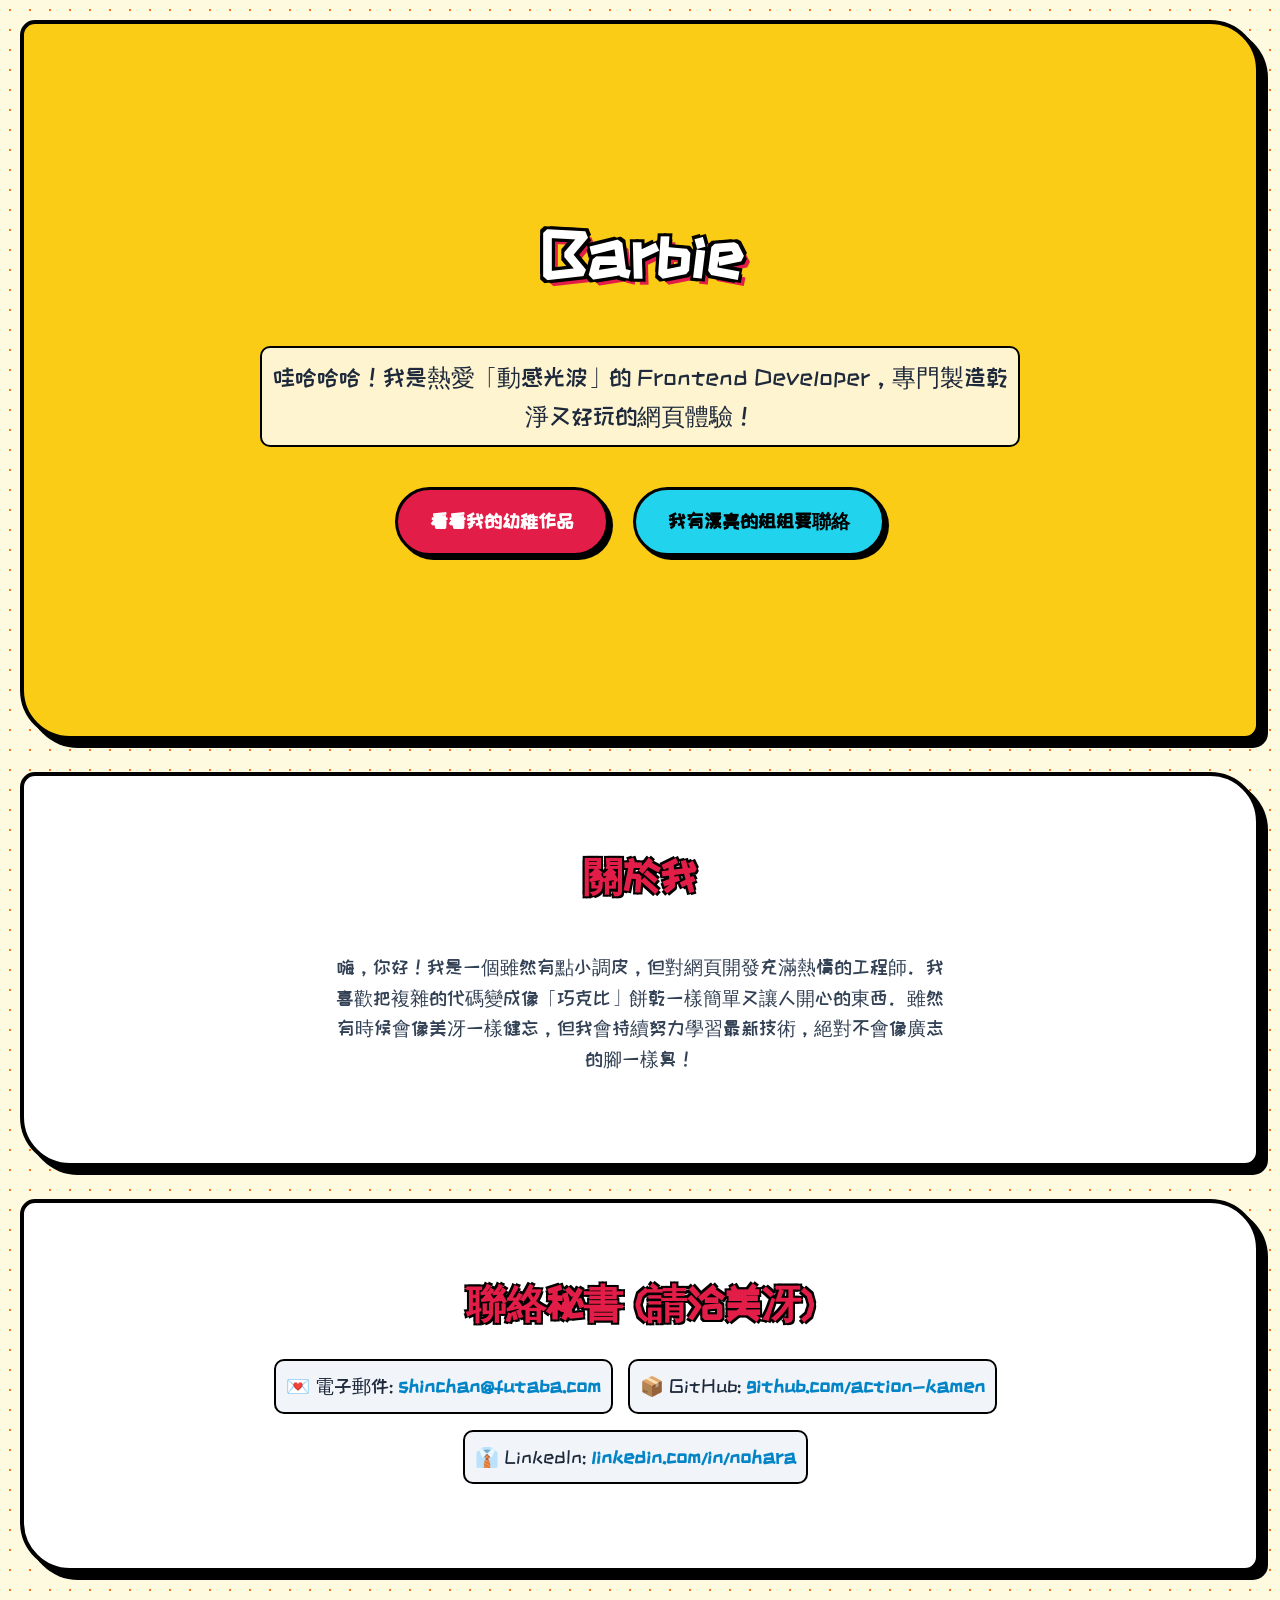
<file: index.html>
<!DOCTYPE html>
<html lang="zh-Hant">
<head>
  <meta charset="UTF-8" />
  <meta name="viewport" content="width=device-width, initial-scale=1.0" />
  <title>野原新之助風格 | 個人首頁</title>
  <link rel="stylesheet" href="styles.css" />
</head>
<body>

  <section class="hero">
    <div class="container">
      <h1 class="hero__name">Barbie</h1>
      <p class="hero__tagline">
        哇哈哈哈！我是熱愛「動感光波」的 Frontend Developer，專門製造乾淨又好玩的網頁體驗！
      </p>

      <div class="hero__actions">
        <a href="#about" class="btn btn--primary">看看我的幼稚作品</a>
        <a href="#contact" class="btn btn--secondary">我有漂亮的姐姐要聯絡</a>
      </div>
    </div>
  </section>

  <section id="about" class="about">
    <div class="container">
      <h2 class="section-title">關於我</h2>
      <p class="about__text">
        嗨，你好！我是一個雖然有點小調皮，但對網頁開發充滿熱情的工程師。我喜歡把複雜的代碼變成像「巧克比」餅乾一樣簡單又讓人開心的東西。雖然有時候會像美冴一樣健忘，但我會持續努力學習最新技術，絕對不會像廣志的腳一樣臭！
      </p>
    </div>
  </section>

  <section id="contact" class="contact">
    <div class="container">
      <h2 class="section-title">聯絡秘書 (請洽美冴)</h2>
      <ul class="contact__list">
        <li>💌 電子郵件: <a href="mailto:shinchan@futaba.com">shinchan@futaba.com</a></li>
        <li>📦 GitHub: <a href="#" target="_blank">github.com/action-kamen</a></li>
        <li>👔 LinkedIn: <a href="#" target="_blank">linkedin.com/in/nohara</a></li>
      </ul>
    </div>
  </section>

  <script src="script.js"></script>
</body>
</html>
</file>
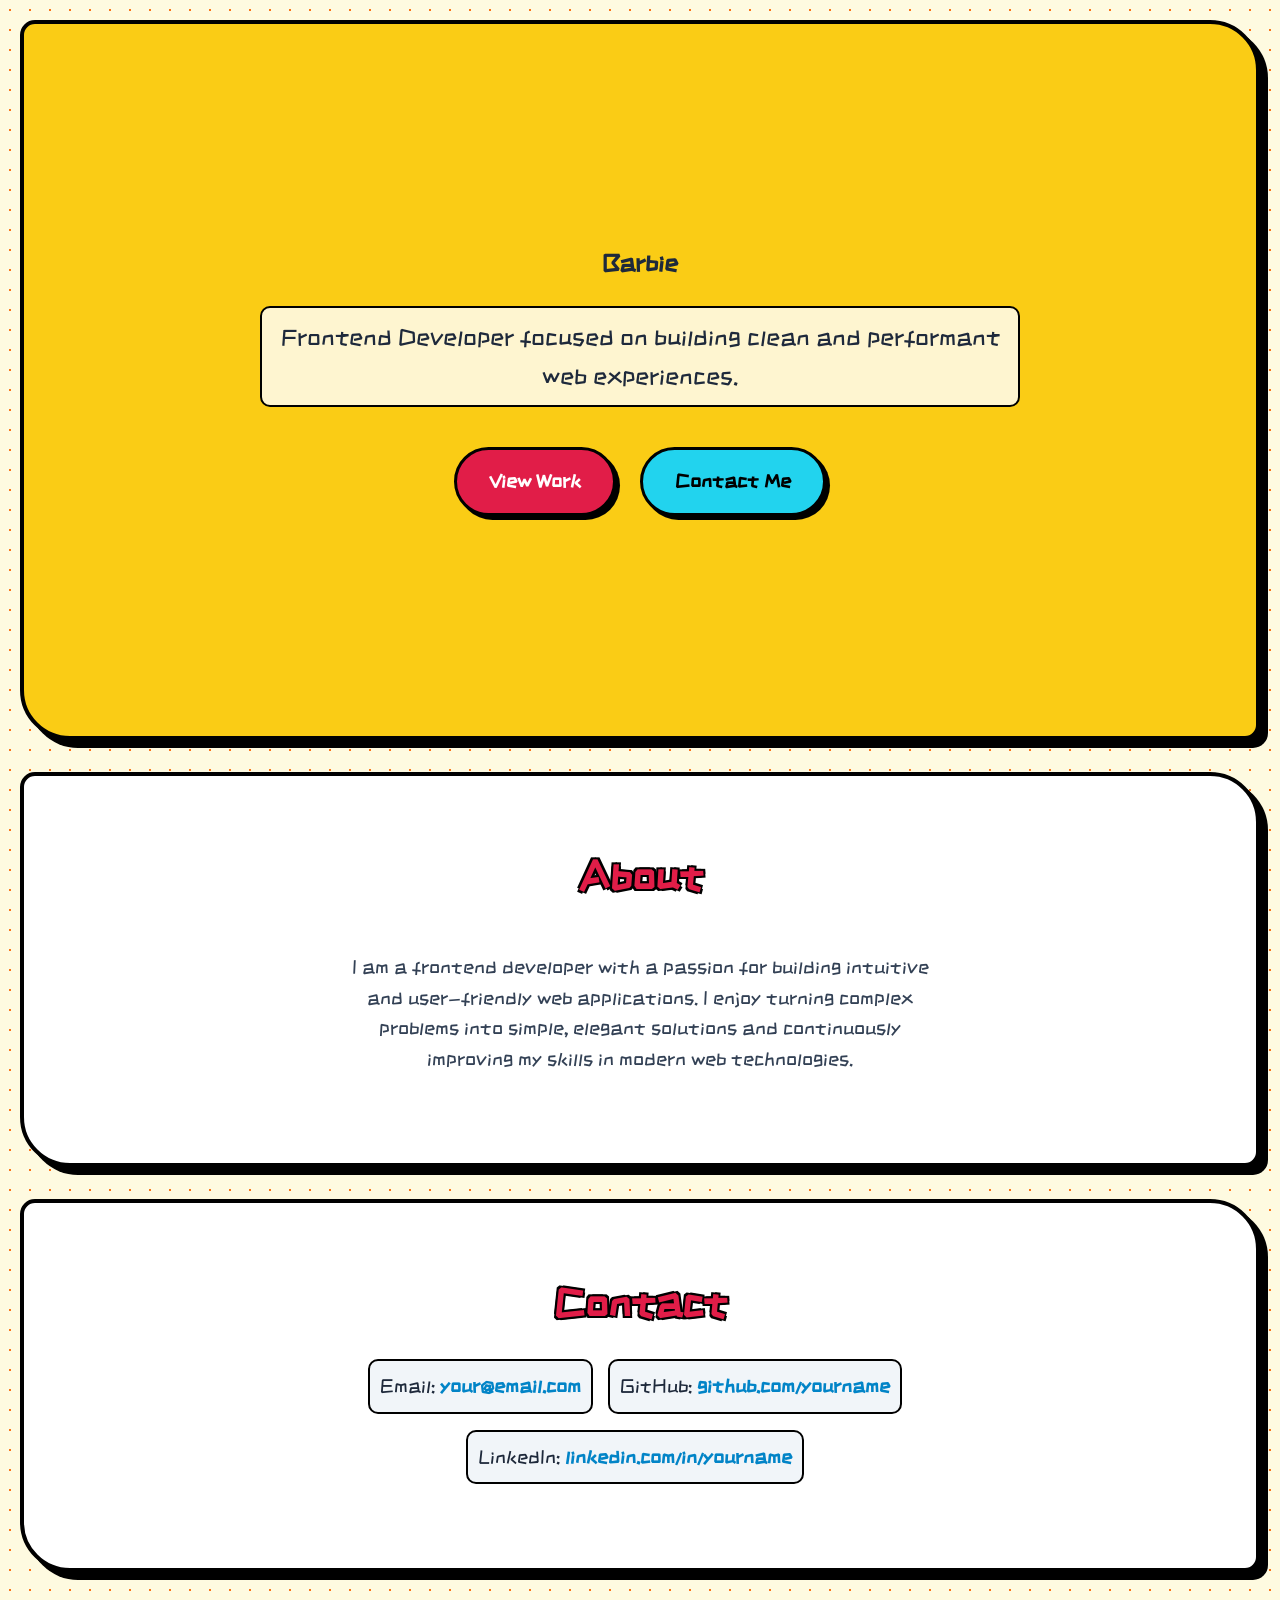
<file: index .html>
<!DOCTYPE html>
<html lang="en">
<head>
  <meta charset="UTF-8" />
  <meta name="viewport" content="width=device-width, initial-scale=1.0" />
  <title>Your Name | Personal Website</title>
  <link rel="stylesheet" href="styles.css" />
</head>
<body>

  <!-- Hero Section -->
  <section class="hero">
    <div class="container">
      <h1 class="Barbie">Barbie</h1>
      <p class="hero__tagline">
        Frontend Developer focused on building clean and performant web experiences.
      </p>

      <div class="hero__actions">
        <a href="#about" class="btn btn--primary">View Work</a>
        <a href="#contact" class="btn btn--secondary">Contact Me</a>
      </div>
    </div>
  </section>

  <!-- About Section -->
  <section id="about" class="about">
    <div class="container">
      <h2 class="section-title">About</h2>
      <p class="about__text">
        I am a frontend developer with a passion for building intuitive and
        user-friendly web applications. I enjoy turning complex problems into
        simple, elegant solutions and continuously improving my skills in modern
        web technologies.
      </p>
    </div>
  </section>

  <!-- Contact Section -->
  <section id="contact" class="contact">
    <div class="container">
      <h2 class="section-title">Contact</h2>
      <ul class="contact__list">
        <li>Email: <a href="mailto:your@email.com">your@email.com</a></li>
        <li>GitHub: <a href="#" target="_blank">github.com/yourname</a></li>
        <li>LinkedIn: <a href="#" target="_blank">linkedin.com/in/yourname</a></li>
      </ul>
    </div>
  </section>

  <script src="script.js"></script>
</body>
</html>
</file>
<file: styles.css>
/* 匯入可愛的粗體字型 (類似卡通風格) */
@import url('https://fonts.googleapis.com/css2?family=ZCOOL+KuaiLe&display=swap');

/* ===== Base 基礎設定 ===== */
* {
  margin: 0;
  padding: 0;
  box-sizing: border-box;
}

body {
  /* 小新風格配色：米黃色背景，深藍色文字 */
  font-family: 'ZCOOL KuaiLe', 'Microsoft JhengHei', sans-serif; /* 優先使用卡通字體 */
  background-color: #fefae0; /* 溫柔的米黃色 */
  background-image: radial-gradient(#f97316 1px, transparent 1px); /* 橘色小圓點裝飾 (像巧克比餅乾) */
  background-size: 20px 20px;
  color: #1e293b;
  line-height: 1.6;
  padding: 20px;
}

/* ===== Layout 佈局 ===== */
.container {
  width: 95%;
  max-width: 800px;
  margin: 0 auto;
  padding: 20px;
}

/* ===== Typography 文字樣式 ===== */
.section-title {
  font-size: 2.5rem;
  margin-bottom: 1.5rem;
  color: #e11d48; /* 小新上衣的紅色 */
  text-align: center;
  /* 加入黑色描邊，更有卡通感 */
  text-shadow: 
    -2px -2px 0 #000,  
     2px -2px 0 #000,
    -2px  2px 0 #000,
     2px  2px 0 #000;
}

/* ===== 通用卡片樣式 (加入粗邊框和硬陰影) ===== */
section {
  background: #fff;
  border: 4px solid #000; /* 粗黑邊框 */
  border-radius: 15px 50px 15px 50px; /* 不規則的圓角 */
  padding: 3rem 2rem;
  margin-bottom: 2rem;
  /* 硬陰影 (Comic Book style) */
  box-shadow: 8px 8px 0px #000;
  transition: transform 0.2s ease;
}

section:hover {
  transform: translate(-2px, -2px);
  box-shadow: 10px 10px 0px #000;
}

/* ===== Hero 歡迎區塊 ===== */
.hero {
  min-height: 80vh;
  display: flex;
  align-items: center;
  justify-content: center;
  text-align: center;
  /* 側邊加入小新的黃色褲子配色 */
  background-color: #facc15;
}

.hero__name {
  font-size: 4rem;
  font-weight: bold;
  color: #fff;
  margin-bottom: 1rem;
  /* 強烈的文字描邊與陰影 */
  text-shadow: 
    -3px -3px 0 #000,  
     3px -3px 0 #000,
    -3px  3px 0 #000,
     3px  3px 0 #000,
     6px 6px 0px #e11d48; /* 紅色硬陰影 */
}

.hero__tagline {
  margin: 1.5rem 0 2.5rem;
  font-size: 1.5rem;
  color: #1e293b;
  background: rgba(255, 255, 255, 0.8);
  padding: 10px;
  border: 2px solid #000;
  border-radius: 10px;
  display: inline-block;
}

.hero__actions {
  display: flex;
  gap: 1.5rem;
  justify-content: center;
}

/* ===== Buttons 按鈕 ===== */
.btn {
  display: inline-block;
  padding: 1rem 2rem;
  border-radius: 50px; /* 膠囊形狀 */
  text-decoration: none;
  font-weight: bold;
  font-size: 1.2rem;
  transition: all 0.2s ease;
  border: 3px solid #000; /* 粗邊框 */
  box-shadow: 4px 4px 0px #000; /* 硬陰影 */
  cursor: pointer;
}

.btn:active {
  transform: translate(2px, 2px);
  box-shadow: 2px 2px 0px #000;
}

/* 主要按鈕 (小新的紅色上衣) */
.btn--primary {
  background-color: #e11d48;
  color: #fff;
}

.btn--primary:hover {
  background-color: #be123c;
  transform: scale(1.05) rotate(-2deg); /* 懸停時放大並輕微旋轉 */
}

/* 次要按鈕 (小新的青色鞋子) */
.btn--secondary {
  background-color: #22d3ee;
  color: #000;
}

.btn--secondary:hover {
  background-color: #06b6d4;
  transform: scale(1.05) rotate(2deg);
}

/* ===== About 關於我 ===== */
.about {
  /* 背景加上淡淡的星星圖案 (小新睡衣圖案) */
  background-image: url('[data-uri]');
}

.about__text {
  max-width: 650px;
  margin: 0 auto;
  font-size: 1.2rem;
  color: #334155;
  text-align: center;
  background: rgba(255, 255, 255, 0.9);
  padding: 20px;
  border-radius: 10px;
}

/* ===== Contact 聯絡我 ===== */
.contact {
  background-color: #fff;
}

.contact__list {
  list-style: none;
  text-align: center;
  font-size: 1.2rem;
}

.contact__list li {
  margin-bottom: 1rem;
  background: #f1f5f9;
  border: 2px solid #000;
  padding: 10px;
  border-radius: 10px;
  display: inline-block;
  margin-right: 10px;
}

/* 動感光波藍色連結 */
.contact a {
  color: #0284c7;
  text-decoration: none;
  font-weight: bold;
}

.contact a:hover {
  text-decoration: underline wavy #e11d48; /* 波浪形底線 */
}

/* ===== Responsive RWD ===== */
@media (max-width: 600px) {
  body {
    padding: 10px;
  }
  
  .hero__name {
    font-size: 2.8rem;
  }

  .hero__tagline {
    font-size: 1.1rem;
  }

  .hero__actions {
    flex-direction: column;
    gap: 1rem;
  }
  
  .btn {
    width: 100%;
  }
  
  .contact__list li {
    display: block;
    margin-right: 0;
  }
}
</file>
